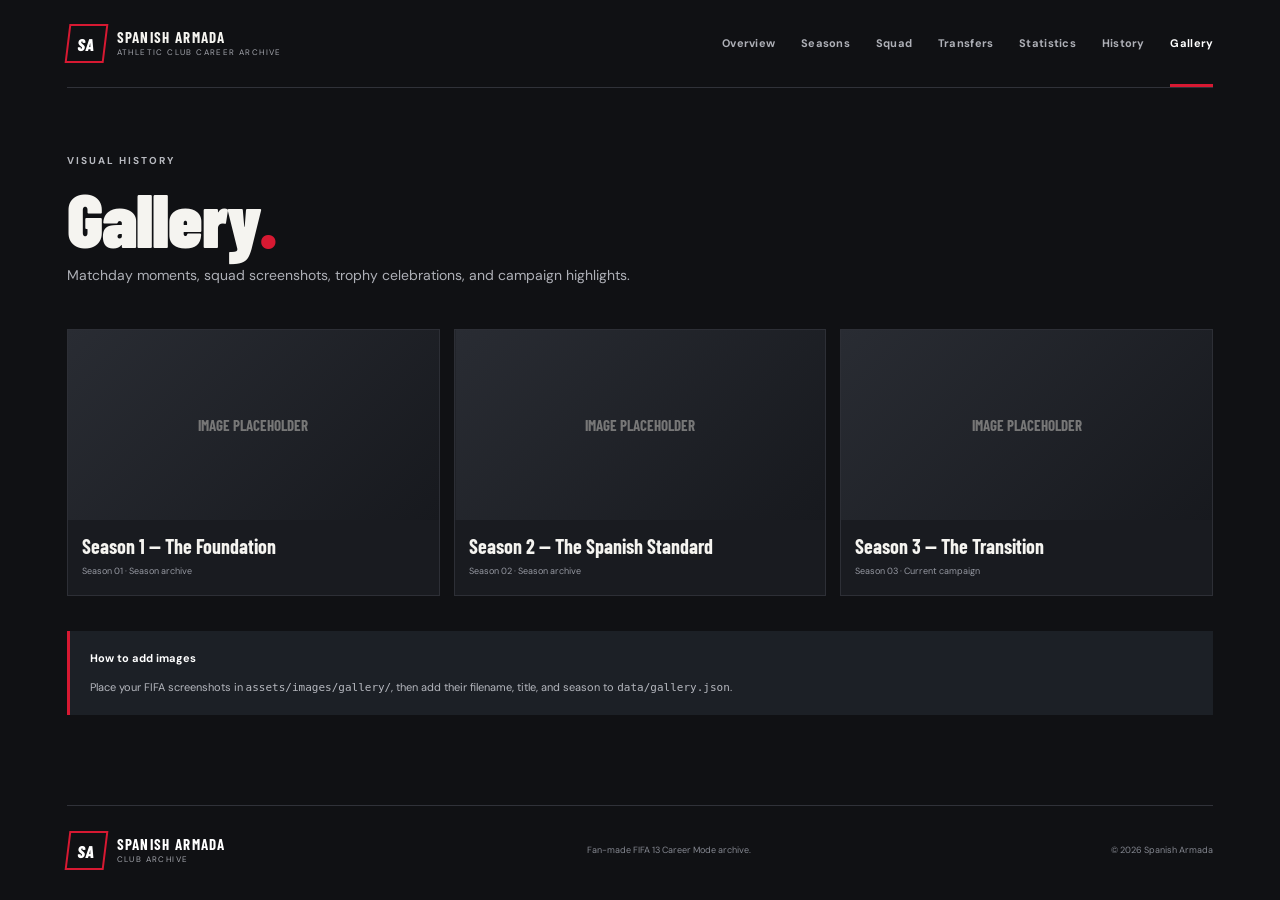
<file: pages/gallery.html>
<!doctype html>
<html lang="en"><head><meta charset="utf-8"><meta name="viewport" content="width=device-width, initial-scale=1"><title>Gallery | Spanish Armada</title><link rel="stylesheet" href="../assets/css/style.css"></head>
<body><div class="site-shell"><header class="topbar"><a class="brand" href="../index.html"><span class="brand-mark">SA</span><span><b>SPANISH ARMADA</b><small>ATHLETIC CLUB CAREER ARCHIVE</small></span></a><button class="menu-toggle" aria-label="Toggle navigation">☰</button><nav class="nav"><a href="../index.html">Overview</a><a href="seasons.html">Seasons</a><a href="squad.html">Squad</a><a href="transfers.html">Transfers</a><a href="statistics.html">Statistics</a><a href="history.html">History</a><a class="active" href="gallery.html">Gallery</a></nav></header>
<main class="page-main"><div class="page-title"><p class="eyebrow">VISUAL HISTORY</p><h1>Gallery<span class="red-dot">.</span></h1><p>Matchday moments, squad screenshots, trophy celebrations, and campaign highlights.</p></div><div class="gallery-grid" id="gallery-grid"></div><div class="notice"><b>How to add images</b><p>Place your FIFA screenshots in <code>assets/images/gallery/</code>, then add their filename, title, and season to <code>data/gallery.json</code>.</p></div></main>
<footer class="footer"><a class="brand" href="../index.html"><span class="brand-mark">SA</span><span><b>SPANISH ARMADA</b><small>CLUB ARCHIVE</small></span></a><p>Fan-made FIFA 13 Career Mode archive.</p><span>© <span data-year></span> Spanish Armada</span></footer></div><script src="../assets/js/data.js"></script><script src="../assets/js/app.js"></script></body></html>
</file>
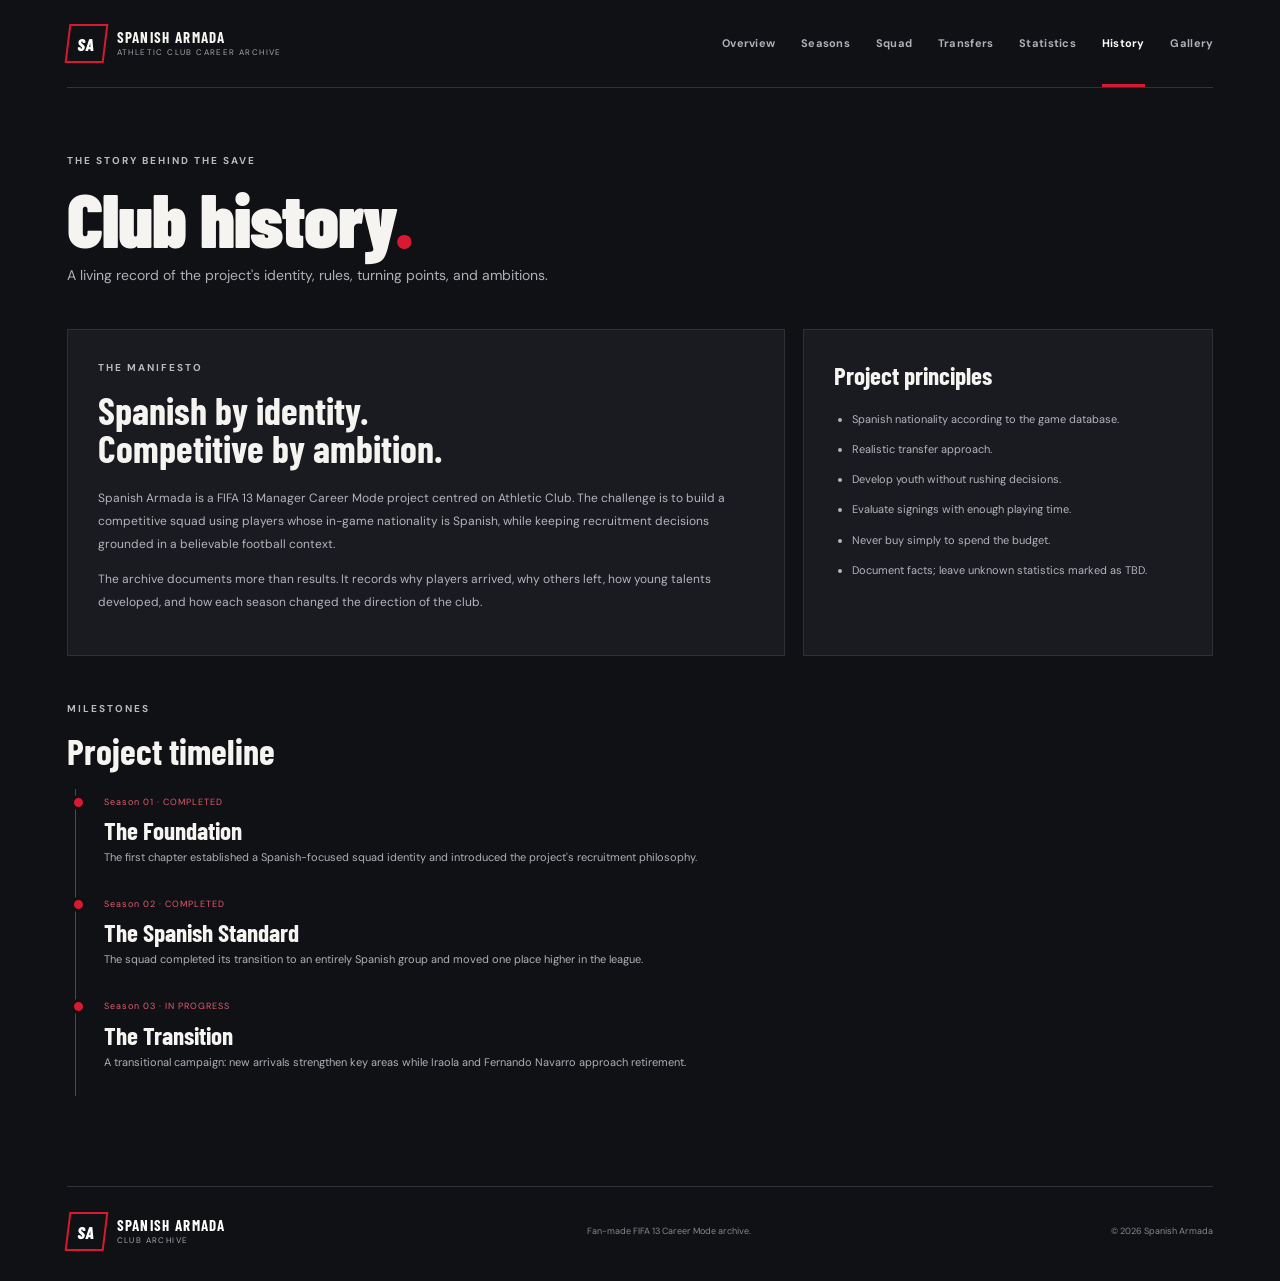
<file: pages/history.html>
<!doctype html>
<html lang="en"><head><meta charset="utf-8"><meta name="viewport" content="width=device-width, initial-scale=1"><title>Project History | Spanish Armada</title><link rel="stylesheet" href="../assets/css/style.css"></head>
<body><div class="site-shell"><header class="topbar"><a class="brand" href="../index.html"><span class="brand-mark">SA</span><span><b>SPANISH ARMADA</b><small>ATHLETIC CLUB CAREER ARCHIVE</small></span></a><button class="menu-toggle" aria-label="Toggle navigation">☰</button><nav class="nav"><a href="../index.html">Overview</a><a href="seasons.html">Seasons</a><a href="squad.html">Squad</a><a href="transfers.html">Transfers</a><a href="statistics.html">Statistics</a><a class="active" href="history.html">History</a><a href="gallery.html">Gallery</a></nav></header>
<main class="page-main"><div class="page-title"><p class="eyebrow">THE STORY BEHIND THE SAVE</p><h1>Club history<span class="red-dot">.</span></h1><p>A living record of the project's identity, rules, turning points, and ambitions.</p></div>
<div class="history-layout"><article class="story-panel"><p class="eyebrow">THE MANIFESTO</p><h2>Spanish by identity.<br>Competitive by ambition.</h2><p>Spanish Armada is a FIFA 13 Manager Career Mode project centred on Athletic Club. The challenge is to build a competitive squad using players whose in-game nationality is Spanish, while keeping recruitment decisions grounded in a believable football context.</p><p>The archive documents more than results. It records why players arrived, why others left, how young talents developed, and how each season changed the direction of the club.</p></article><aside class="principles"><h3>Project principles</h3><ul><li>Spanish nationality according to the game database.</li><li>Realistic transfer approach.</li><li>Develop youth without rushing decisions.</li><li>Evaluate signings with enough playing time.</li><li>Never buy simply to spend the budget.</li><li>Document facts; leave unknown statistics marked as TBD.</li></ul></aside></div>
<div class="section-heading inner-heading"><div><p class="eyebrow">MILESTONES</p><h2>Project timeline</h2></div></div><div class="timeline" id="history-timeline"></div></main>
<footer class="footer"><a class="brand" href="../index.html"><span class="brand-mark">SA</span><span><b>SPANISH ARMADA</b><small>CLUB ARCHIVE</small></span></a><p>Fan-made FIFA 13 Career Mode archive.</p><span>© <span data-year></span> Spanish Armada</span></footer></div><script src="../assets/js/data.js"></script><script src="../assets/js/app.js"></script></body></html>
</file>
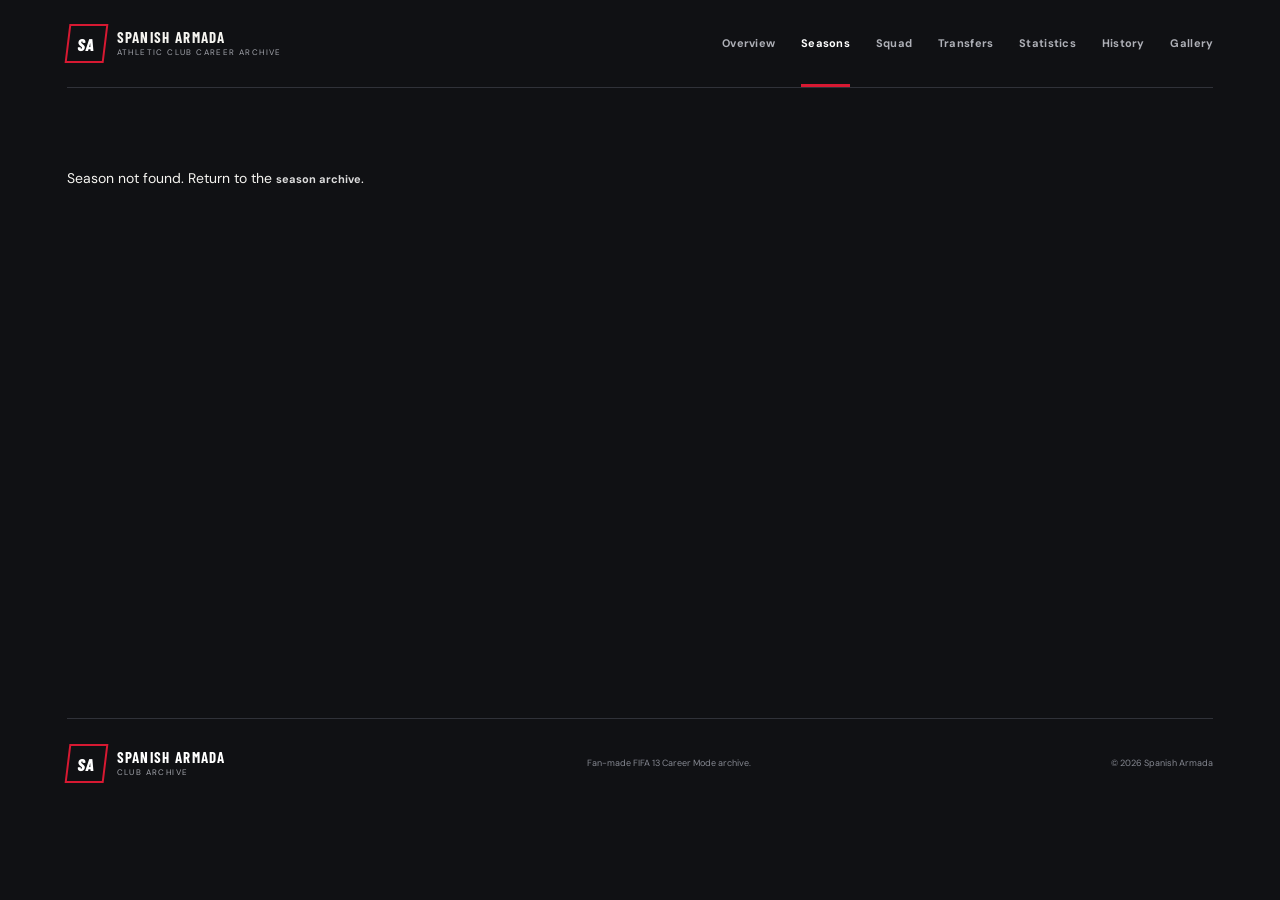
<file: pages/season-detail.html>
<!doctype html>
<html lang="en"><head><meta charset="utf-8"><meta name="viewport" content="width=device-width, initial-scale=1"><title>Season Detail | Spanish Armada</title><link rel="stylesheet" href="../assets/css/style.css"></head>
<body><div class="site-shell"><header class="topbar"><a class="brand" href="../index.html"><span class="brand-mark">SA</span><span><b>SPANISH ARMADA</b><small>ATHLETIC CLUB CAREER ARCHIVE</small></span></a><button class="menu-toggle" aria-label="Toggle navigation">☰</button><nav class="nav"><a href="../index.html">Overview</a><a class="active" href="seasons.html">Seasons</a><a href="squad.html">Squad</a><a href="transfers.html">Transfers</a><a href="statistics.html">Statistics</a><a href="history.html">History</a><a href="gallery.html">Gallery</a></nav></header>
<main class="page-main" id="season-detail"><div class="page-title"><p class="eyebrow">SEASON REPORT</p><h1>Loading season<span class="red-dot">.</span></h1></div></main>
<footer class="footer"><a class="brand" href="../index.html"><span class="brand-mark">SA</span><span><b>SPANISH ARMADA</b><small>CLUB ARCHIVE</small></span></a><p>Fan-made FIFA 13 Career Mode archive.</p><span>© <span data-year></span> Spanish Armada</span></footer></div><script src="../assets/js/data.js"></script><script src="../assets/js/app.js"></script></body></html>
</file>
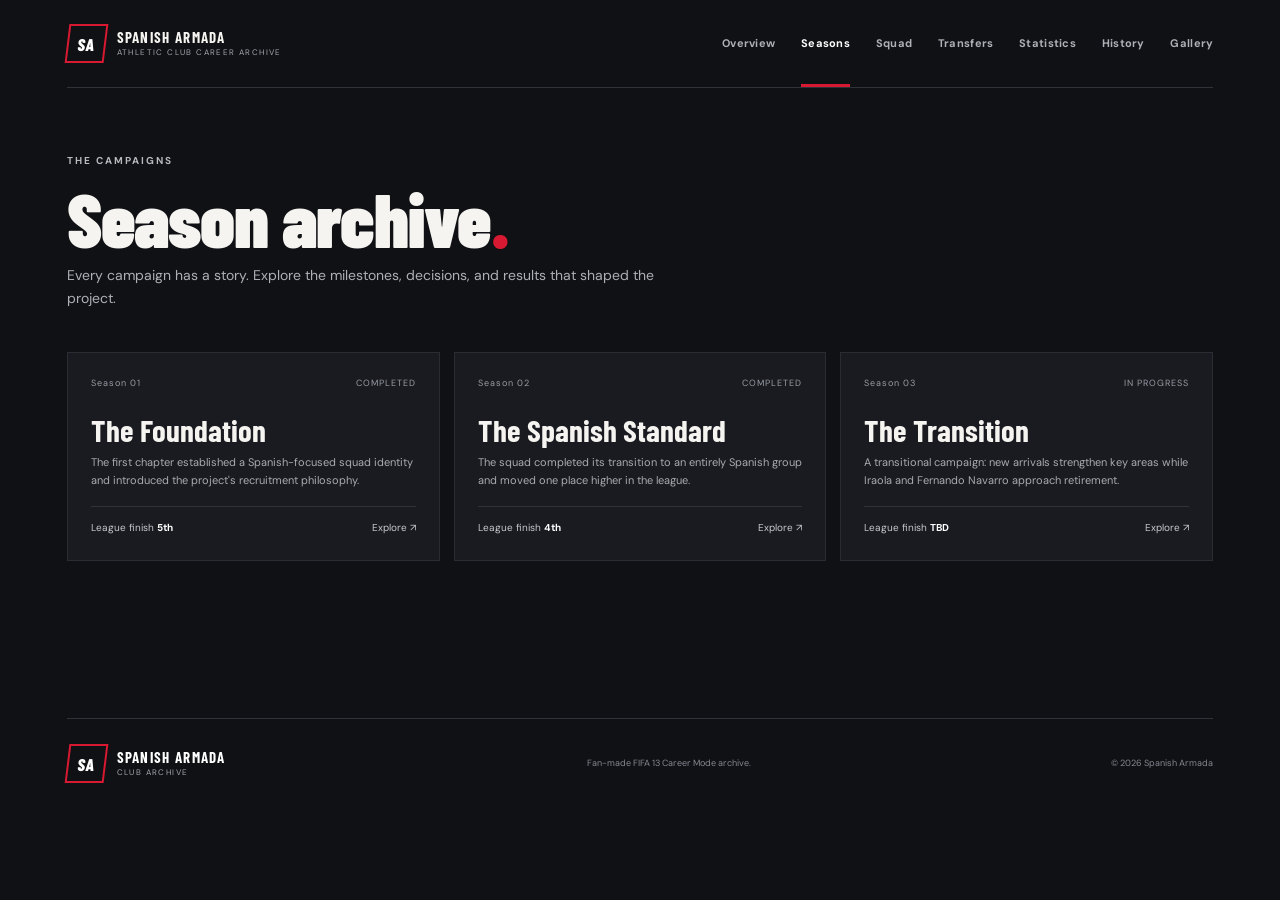
<file: pages/seasons.html>
<!doctype html>
<html lang="en"><head><meta charset="utf-8"><meta name="viewport" content="width=device-width, initial-scale=1"><title>Season Archive | Spanish Armada</title><link rel="stylesheet" href="../assets/css/style.css"></head>
<body><div class="site-shell"><header class="topbar"><a class="brand" href="../index.html"><span class="brand-mark">SA</span><span><b>SPANISH ARMADA</b><small>ATHLETIC CLUB CAREER ARCHIVE</small></span></a><button class="menu-toggle" aria-label="Toggle navigation">☰</button><nav class="nav"><a href="../index.html">Overview</a><a class="active" href="seasons.html">Seasons</a><a href="squad.html">Squad</a><a href="transfers.html">Transfers</a><a href="statistics.html">Statistics</a><a href="history.html">History</a><a href="gallery.html">Gallery</a></nav></header>
<main class="page-main"><div class="page-title"><p class="eyebrow">THE CAMPAIGNS</p><h1>Season archive<span class="red-dot">.</span></h1><p>Every campaign has a story. Explore the milestones, decisions, and results that shaped the project.</p></div><div class="season-grid season-grid-large" id="all-seasons"></div></main>
<footer class="footer"><a class="brand" href="../index.html"><span class="brand-mark">SA</span><span><b>SPANISH ARMADA</b><small>CLUB ARCHIVE</small></span></a><p>Fan-made FIFA 13 Career Mode archive.</p><span>© <span data-year></span> Spanish Armada</span></footer></div><script src="../assets/js/data.js"></script><script src="../assets/js/app.js"></script></body></html>
</file>
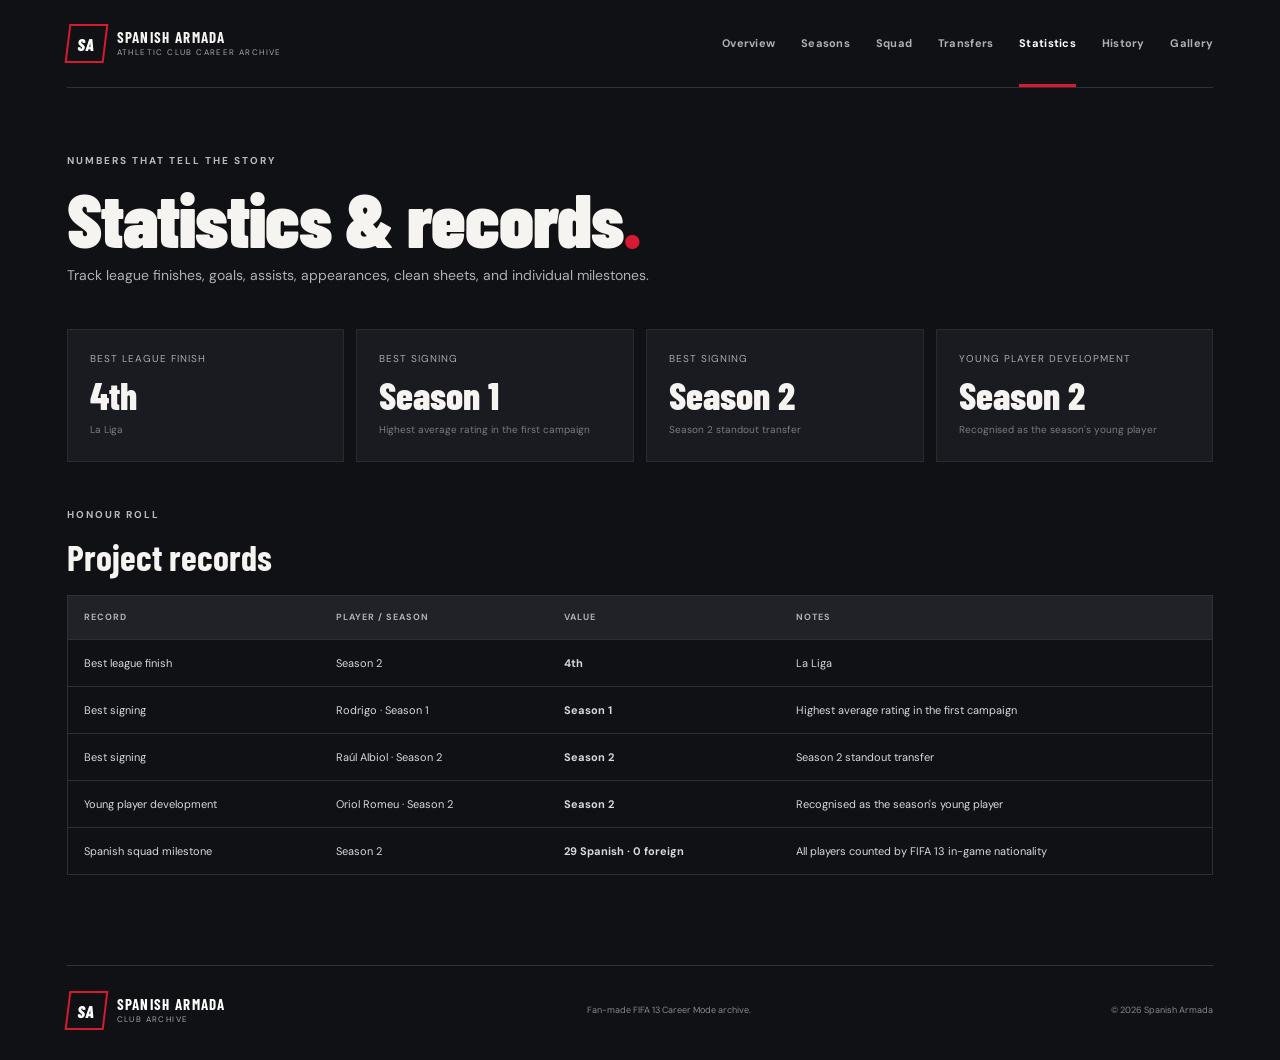
<file: pages/statistics.html>
<!doctype html>
<html lang="en"><head><meta charset="utf-8"><meta name="viewport" content="width=device-width, initial-scale=1"><title>Statistics | Spanish Armada</title><link rel="stylesheet" href="../assets/css/style.css"></head>
<body><div class="site-shell"><header class="topbar"><a class="brand" href="../index.html"><span class="brand-mark">SA</span><span><b>SPANISH ARMADA</b><small>ATHLETIC CLUB CAREER ARCHIVE</small></span></a><button class="menu-toggle" aria-label="Toggle navigation">☰</button><nav class="nav"><a href="../index.html">Overview</a><a href="seasons.html">Seasons</a><a href="squad.html">Squad</a><a href="transfers.html">Transfers</a><a class="active" href="statistics.html">Statistics</a><a href="history.html">History</a><a href="gallery.html">Gallery</a></nav></header>
<main class="page-main"><div class="page-title"><p class="eyebrow">NUMBERS THAT TELL THE STORY</p><h1>Statistics & records<span class="red-dot">.</span></h1><p>Track league finishes, goals, assists, appearances, clean sheets, and individual milestones.</p></div><div class="stat-grid" id="record-stats"></div><div class="section-heading inner-heading"><div><p class="eyebrow">HONOUR ROLL</p><h2>Project records</h2></div></div><div class="table-wrap"><table><thead><tr><th>Record</th><th>Player / Season</th><th>Value</th><th>Notes</th></tr></thead><tbody id="records-table"></tbody></table></div></main>
<footer class="footer"><a class="brand" href="../index.html"><span class="brand-mark">SA</span><span><b>SPANISH ARMADA</b><small>CLUB ARCHIVE</small></span></a><p>Fan-made FIFA 13 Career Mode archive.</p><span>© <span data-year></span> Spanish Armada</span></footer></div><script src="../assets/js/data.js"></script><script src="../assets/js/app.js"></script></body></html>
</file>
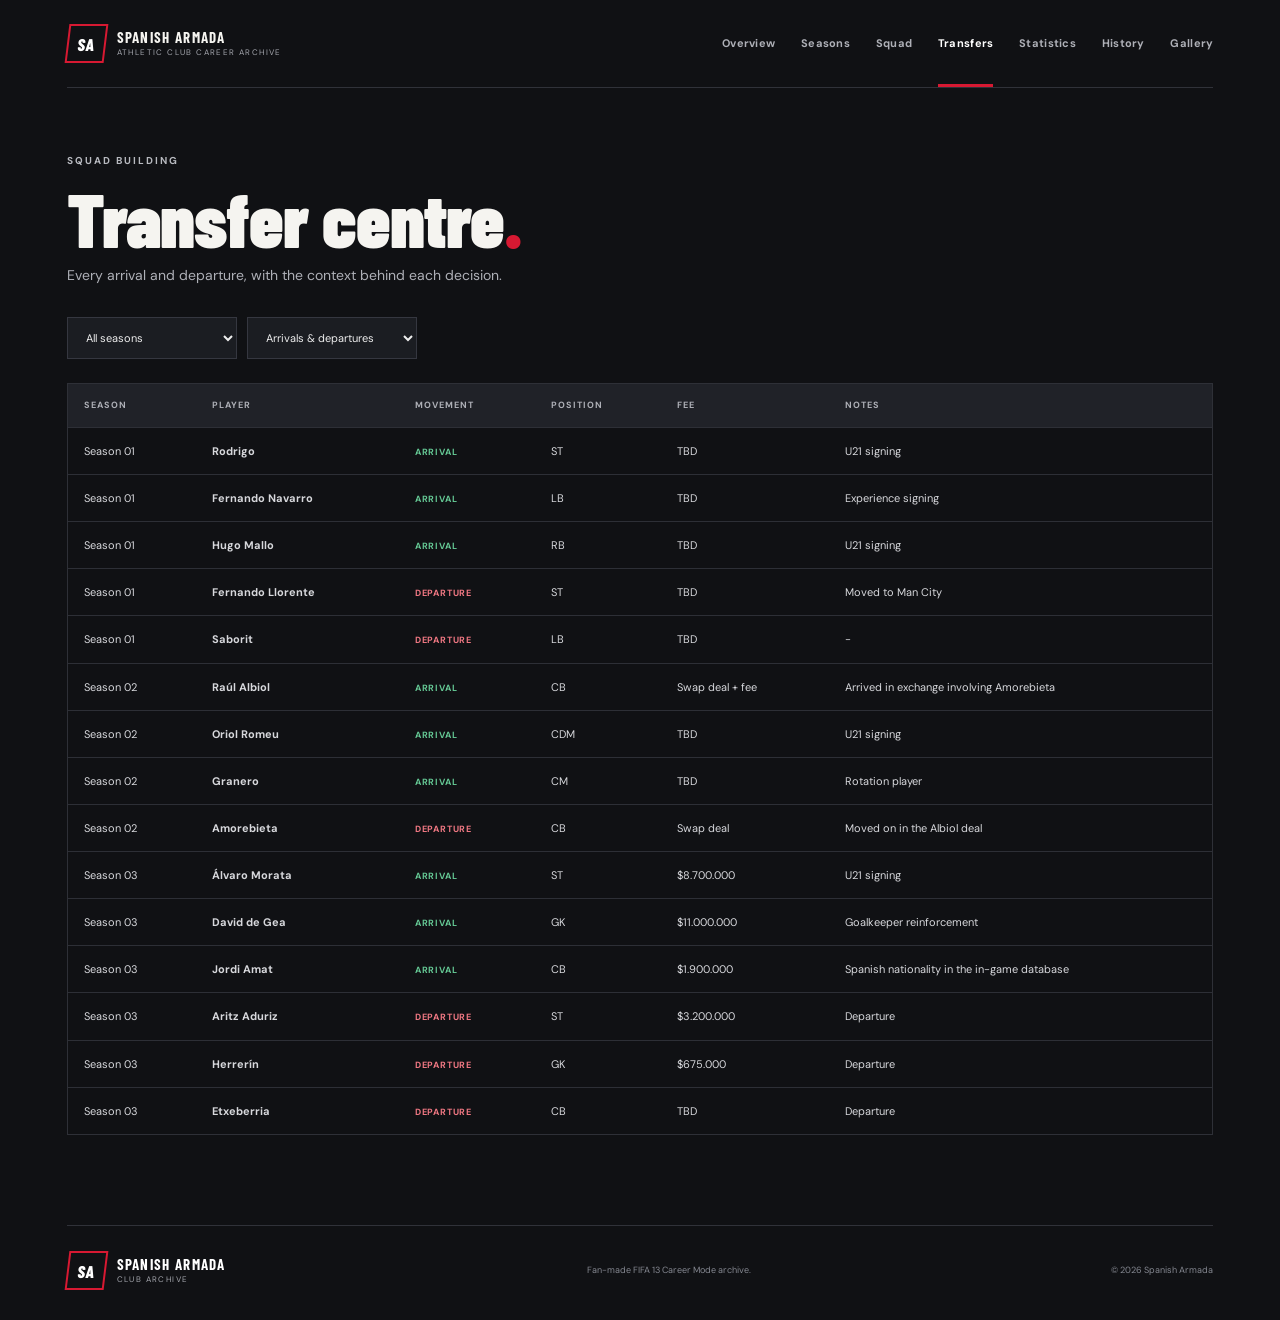
<file: pages/transfers.html>
<!doctype html>
<html lang="en"><head><meta charset="utf-8"><meta name="viewport" content="width=device-width, initial-scale=1"><title>Transfers | Spanish Armada</title><link rel="stylesheet" href="../assets/css/style.css"></head>
<body><div class="site-shell"><header class="topbar"><a class="brand" href="../index.html"><span class="brand-mark">SA</span><span><b>SPANISH ARMADA</b><small>ATHLETIC CLUB CAREER ARCHIVE</small></span></a><button class="menu-toggle" aria-label="Toggle navigation">☰</button><nav class="nav"><a href="../index.html">Overview</a><a href="seasons.html">Seasons</a><a href="squad.html">Squad</a><a class="active" href="transfers.html">Transfers</a><a href="statistics.html">Statistics</a><a href="history.html">History</a><a href="gallery.html">Gallery</a></nav></header>
<main class="page-main"><div class="page-title"><p class="eyebrow">SQUAD BUILDING</p><h1>Transfer centre<span class="red-dot">.</span></h1><p>Every arrival and departure, with the context behind each decision.</p></div>
<div class="toolbar"><select id="transfer-season"><option value="">All seasons</option><option value="1">Season 1</option><option value="2">Season 2</option><option value="3">Season 3</option></select><select id="transfer-type"><option value="">Arrivals & departures</option><option value="IN">Arrivals</option><option value="OUT">Departures</option></select></div>
<div class="table-wrap"><table><thead><tr><th>Season</th><th>Player</th><th>Movement</th><th>Position</th><th>Fee</th><th>Notes</th></tr></thead><tbody id="transfer-table"></tbody></table></div><p class="empty-note" id="transfer-empty" hidden>No transfer records found.</p></main>
<footer class="footer"><a class="brand" href="../index.html"><span class="brand-mark">SA</span><span><b>SPANISH ARMADA</b><small>CLUB ARCHIVE</small></span></a><p>Fan-made FIFA 13 Career Mode archive.</p><span>© <span data-year></span> Spanish Armada</span></footer></div><script src="../assets/js/data.js"></script><script src="../assets/js/app.js"></script></body></html>
</file>
<file: assets/css/style.css>
@import url('https://fonts.googleapis.com/css2?family=Barlow+Condensed:wght@500;600;700;800;900&family=DM+Sans:wght@400;500;600;700&display=swap');
:root{--bg:#101114;--panel:#191b20;--panel2:#202329;--text:#f5f4f0;--muted:#a4a6ad;--red:#d71932;--red2:#a90e24;--line:#303239;--cream:#f0eee8;--font:'DM Sans',sans-serif;--display:'Barlow Condensed',sans-serif}
*{box-sizing:border-box}html{scroll-behavior:smooth}body{margin:0;background:var(--bg);color:var(--text);font-family:var(--font);font-size:14px;line-height:1.65}a{color:inherit;text-decoration:none}.site-shell{max-width:1440px;margin:auto;padding:0 5.2%}.topbar{height:88px;display:flex;align-items:center;justify-content:space-between;border-bottom:1px solid var(--line);gap:24px}.brand{display:flex;align-items:center;gap:11px;flex-shrink:0}.brand-mark{width:39px;height:39px;border:2px solid var(--red);display:grid;place-items:center;font:800 17px var(--display);color:#fff;transform:skew(-7deg)}.brand b{display:block;font:700 15px var(--display);letter-spacing:1.3px}.brand small{display:block;color:var(--muted);font-size:8px;letter-spacing:1.4px}.nav{display:flex;align-items:center;gap:clamp(12px,2vw,27px)}.nav a{color:#aeb0b7;font-size:11px;font-weight:700;letter-spacing:.3px;padding:34px 0 31px;border-bottom:3px solid transparent}.nav a:hover,.nav a.active{color:#fff;border-color:var(--red)}.menu-toggle{display:none;background:none;color:white;border:0;font-size:24px}.hero{display:grid;grid-template-columns:1.05fr .95fr;min-height:550px;align-items:center;gap:35px;padding:62px 0 70px}.eyebrow{font-size:10px;letter-spacing:2px;font-weight:700;color:#b8bac0;margin:0 0 15px}.live-dot{display:inline-block;width:7px;height:7px;background:#e43b4f;border-radius:50%;margin-right:8px;box-shadow:0 0 0 4px #d7193226}.hero h1,.page-title h1{font:900 clamp(55px,7.2vw,100px)/.86 var(--display);letter-spacing:-1px;margin:0 0 24px}.hero h1 em{font-style:normal;color:var(--red)}.hero-intro{max-width:490px;color:#b4b5bb;font-size:15px;line-height:1.8}.hero-actions{display:flex;align-items:center;gap:26px;margin-top:31px}.btn{display:inline-flex;align-items:center;gap:28px;padding:14px 19px;font-size:11px;font-weight:700;letter-spacing:.3px}.btn-red{background:var(--red);color:white}.btn-red:hover{background:#f02a45}.text-link{font-size:11px;font-weight:700;color:#ddd}.hero-art{height:390px;position:relative;display:grid;place-items:center;background:linear-gradient(135deg,#24262b,#141519);overflow:hidden;border:1px solid #363840}.hero-art:before,.hero-art:after{content:"";position:absolute;width:300px;height:450px;border:1px solid #ffffff0c;transform:rotate(35deg)}.hero-art:after{width:430px;height:600px;transform:rotate(-35deg)}.crest-placeholder{width:190px;height:230px;background:linear-gradient(145deg,#f3f0e9 0 25%,#d71932 25% 50%,#f3f0e9 50% 75%,#d71932 75%);clip-path:polygon(0 0,100% 0,92% 75%,50% 100%,8% 75%);display:flex;flex-direction:column;align-items:center;justify-content:center;color:#171717;text-align:center;z-index:1;box-shadow:0 20px 70px #0008}.crest-placeholder span{font:700 10px var(--display);letter-spacing:2px}.crest-placeholder b{font:900 58px var(--display);line-height:1.1}.hero-stamp{position:absolute;right:25px;top:25px;border:1px solid #ffffff4d;padding:9px 12px;text-align:center;font:600 10px var(--display);letter-spacing:1px;color:#ccc;z-index:2}.hero-stamp b{font-size:24px;color:white}.hero-stamp small{font:8px var(--font)}.hero-caption{position:absolute;bottom:17px;left:20px;color:#8d9099;font-size:8px;letter-spacing:2px;z-index:2}.section-block{padding:32px 0 65px}.section-heading{display:flex;justify-content:space-between;align-items:end;margin-bottom:23px}.section-heading h2,.feature-card h2,.story-panel h2{font:700 36px/1 var(--display);margin:0}.section-index{font-size:9px;letter-spacing:1.5px;color:#737680}.stat-grid{display:grid;grid-template-columns:repeat(4,1fr);gap:12px}.stat-card{background:var(--panel);padding:21px 22px;border:1px solid #292b31;min-height:112px}.stat-card span{display:block;color:#a7a9b0;font-size:10px;letter-spacing:1px;text-transform:uppercase}.stat-card strong{display:block;font:800 38px/1.1 var(--display);margin-top:8px}.stat-card small{color:#777b84;font-size:10px}.feature-grid{display:grid;grid-template-columns:1fr 1fr;gap:14px;padding-bottom:70px}.feature-card{padding:30px;min-height:260px;position:relative;overflow:hidden}.feature-season{background:linear-gradient(125deg,#9d1026,#d71932)}.feature-policy{background:#202228;border:1px solid #33353d}.feature-card .eyebrow{color:#ffffffb8}.feature-top{display:flex;justify-content:space-between;align-items:center}.pill{font-size:8px;letter-spacing:1px;border:1px solid #ffffff80;padding:5px 9px}.feature-number{font:900 72px/.8 var(--display);color:#ffffff28}.feature-card h2{font-size:39px;margin:13px 0}.feature-card p:not(.eyebrow){max-width:470px;color:#ffffffc7;font-size:12px}.feature-policy p:not(.eyebrow){color:#aeb0b8}.arrow-link{display:inline-flex;gap:30px;margin-top:15px;font-size:10px;font-weight:700;border-bottom:1px solid #ffffff80;padding-bottom:5px}.quote-band{margin:0 0 70px;padding:42px 7%;background:#eae7df;color:#17181b;text-align:center}.quote-mark{font:900 60px/.5 var(--display);color:var(--red)}.quote-band blockquote{font:700 clamp(25px,4vw,42px)/1.1 var(--display);margin:15px 0}.quote-credit{font-size:8px;letter-spacing:2px;color:#696b70}.season-grid{display:grid;grid-template-columns:repeat(3,1fr);gap:14px}.season-card{background:var(--panel);border:1px solid #2a2c33;padding:23px;min-height:205px;display:flex;flex-direction:column;transition:.2s}.season-card:hover{transform:translateY(-4px);border-color:#8d2031}.season-card-top{display:flex;justify-content:space-between;color:#999ca5;font-size:9px;letter-spacing:1px}.season-card h3{font:700 31px/1 var(--display);margin:23px 0 8px}.season-card p{font-size:11px;color:#a9abb2;margin:0 0 17px}.season-card-bottom{margin-top:auto;display:flex;justify-content:space-between;align-items:center;border-top:1px solid var(--line);padding-top:13px;font-size:10px;color:#c8c9ce}.season-card-bottom b{color:#fff}.footer{border-top:1px solid var(--line);padding:25px 0 30px;display:flex;align-items:center;justify-content:space-between;gap:20px;color:#858891;font-size:9px}.footer .brand{color:#fff}.footer p{max-width:370px}.page-main{padding:65px 0 90px;min-height:70vh}.page-title{margin-bottom:42px;max-width:740px}.page-title h1{font-size:clamp(52px,6vw,76px);margin-bottom:14px}.page-title>p:last-child{color:#aeb0b7;max-width:590px}.red-dot{color:var(--red)}.season-grid-large{grid-template-columns:repeat(3,1fr)}.toolbar{display:flex;gap:10px;margin:-12px 0 24px}.toolbar input,.toolbar select{background:#1b1d22;border:1px solid #353740;color:#eee;padding:12px 14px;font:inherit;font-size:11px;min-width:170px}.toolbar input{flex:1;max-width:340px}.player-grid{display:grid;grid-template-columns:repeat(4,1fr);gap:13px}.player-card{background:var(--panel);border:1px solid #2c2e35;overflow:hidden}.player-photo{height:145px;background:linear-gradient(135deg,#292c33,#17191e);display:grid;place-items:center;color:#777;font:800 40px var(--display);background-size:cover;background-position:center}.player-info{padding:15px}.player-meta{display:flex;justify-content:space-between;color:#999da6;font-size:9px;text-transform:uppercase;letter-spacing:.8px}.player-info h3{font:700 23px/1 var(--display);margin:11px 0 8px}.player-info p{font-size:10px;color:#a5a7ae;margin:0}.ovr{background:var(--red);padding:4px 7px;color:#fff;font-weight:700}.table-wrap{overflow-x:auto;border:1px solid #2e3037}table{width:100%;border-collapse:collapse;min-width:650px}th{text-align:left;background:#202228;color:#aeb0b7;font-size:9px;letter-spacing:1px;text-transform:uppercase;padding:14px 16px}td{padding:14px 16px;border-top:1px solid #2d2f36;font-size:11px;color:#d7d8dc}tbody tr:hover{background:#1b1d22}.movement{font-size:9px;font-weight:700;letter-spacing:.8px}.movement.in{color:#65c995}.movement.out{color:#f07883}.empty-note{color:#9699a2;font-size:12px;padding:20px}.inner-heading{margin:45px 0 20px}.history-layout{display:grid;grid-template-columns:1.4fr .8fr;gap:18px}.story-panel,.principles{background:var(--panel);border:1px solid #2e3037;padding:30px}.story-panel h2{font-size:38px;margin:0 0 20px}.story-panel p:not(.eyebrow){color:#b3b5bc;font-size:12px;line-height:1.9}.principles h3{font:700 25px var(--display);margin:0 0 14px}.principles ul{padding-left:18px;color:#b3b5bc;font-size:11px}.principles li{padding:6px 0}.timeline{border-left:1px solid #4a4c54;margin-left:8px;padding-left:28px}.timeline-item{position:relative;padding:0 0 25px}.timeline-item:before{content:"";position:absolute;left:-33px;top:6px;width:9px;height:9px;background:var(--red);border:3px solid var(--bg);border-radius:50%}.timeline-item span{font-size:9px;color:#e65a6d;letter-spacing:1px}.timeline-item h3{font:700 25px var(--display);margin:3px 0}.timeline-item p{font-size:11px;color:#aeb0b7;margin:0}.gallery-grid{display:grid;grid-template-columns:repeat(3,1fr);gap:14px}.gallery-item{background:var(--panel);border:1px solid #2d2f36}.gallery-image{height:190px;background:linear-gradient(135deg,#292c33,#17191e);display:grid;place-items:center;color:#777;font:700 15px var(--display);background-size:cover;background-position:center}.gallery-caption{padding:14px}.gallery-caption b{font:700 20px var(--display);display:block}.gallery-caption span{font-size:9px;color:#9699a2}.notice{margin-top:35px;background:#1c2026;border-left:3px solid var(--red);padding:18px 20px;color:#b5b7be;font-size:11px}.notice b{color:#fff}.notice p{margin-bottom:0}.detail-hero{padding:30px;background:linear-gradient(120deg,#8f1024,#d71932);margin-bottom:20px}.detail-hero h1{font:900 58px/.9 var(--display);margin:12px 0}.detail-hero p{max-width:650px;color:#ffffffc9}.detail-columns{display:grid;grid-template-columns:1fr 1fr;gap:14px}.detail-panel{background:var(--panel);padding:22px;border:1px solid #30323a}.detail-panel h2{font:700 25px var(--display);margin:0 0 14px}.detail-panel p,.detail-panel li{font-size:11px;color:#b2b4bc}.detail-panel ul{padding-left:18px}.back-link{display:inline-block;margin-bottom:22px;color:#c5c7cd;font-size:10px}.missing{color:#858891;font-style:italic}
@media(max-width:1000px){.nav{gap:12px}.nav a{font-size:9px}.site-shell{padding:0 4%}.hero{min-height:480px}.player-grid{grid-template-columns:repeat(3,1fr)}}
@media(max-width:760px){.topbar{height:72px}.menu-toggle{display:block}.nav{display:none;position:absolute;top:72px;left:0;right:0;background:#17191e;z-index:5;padding:10px 5%;border-bottom:1px solid var(--line);flex-wrap:wrap}.nav.open{display:flex}.nav a{padding:8px 4px;border-bottom:0}.hero{grid-template-columns:1fr;padding:48px 0;gap:28px}.hero-art{height:300px}.hero h1{font-size:65px}.stat-grid{grid-template-columns:repeat(2,1fr)}.feature-grid,.history-layout,.detail-columns{grid-template-columns:1fr}.season-grid,.season-grid-large{grid-template-columns:repeat(2,1fr)}.player-grid{grid-template-columns:repeat(2,1fr)}.gallery-grid{grid-template-columns:repeat(2,1fr)}.footer{flex-wrap:wrap}.page-main{padding-top:45px}}
@media(max-width:480px){.site-shell{padding:0 5%}.hero h1{font-size:56px}.hero-actions{gap:15px;flex-wrap:wrap}.stat-card{padding:15px}.stat-card strong{font-size:32px}.season-grid,.season-grid-large,.player-grid,.gallery-grid{grid-template-columns:1fr 1fr}.season-card{padding:16px;min-height:190px}.season-card h3{font-size:25px}.feature-card{padding:22px}.feature-card h2{font-size:32px}.toolbar{flex-wrap:wrap}.toolbar input,.toolbar select{width:100%;max-width:none}.gallery-image{height:135px}.footer{align-items:flex-start;flex-direction:column}}
</file>
